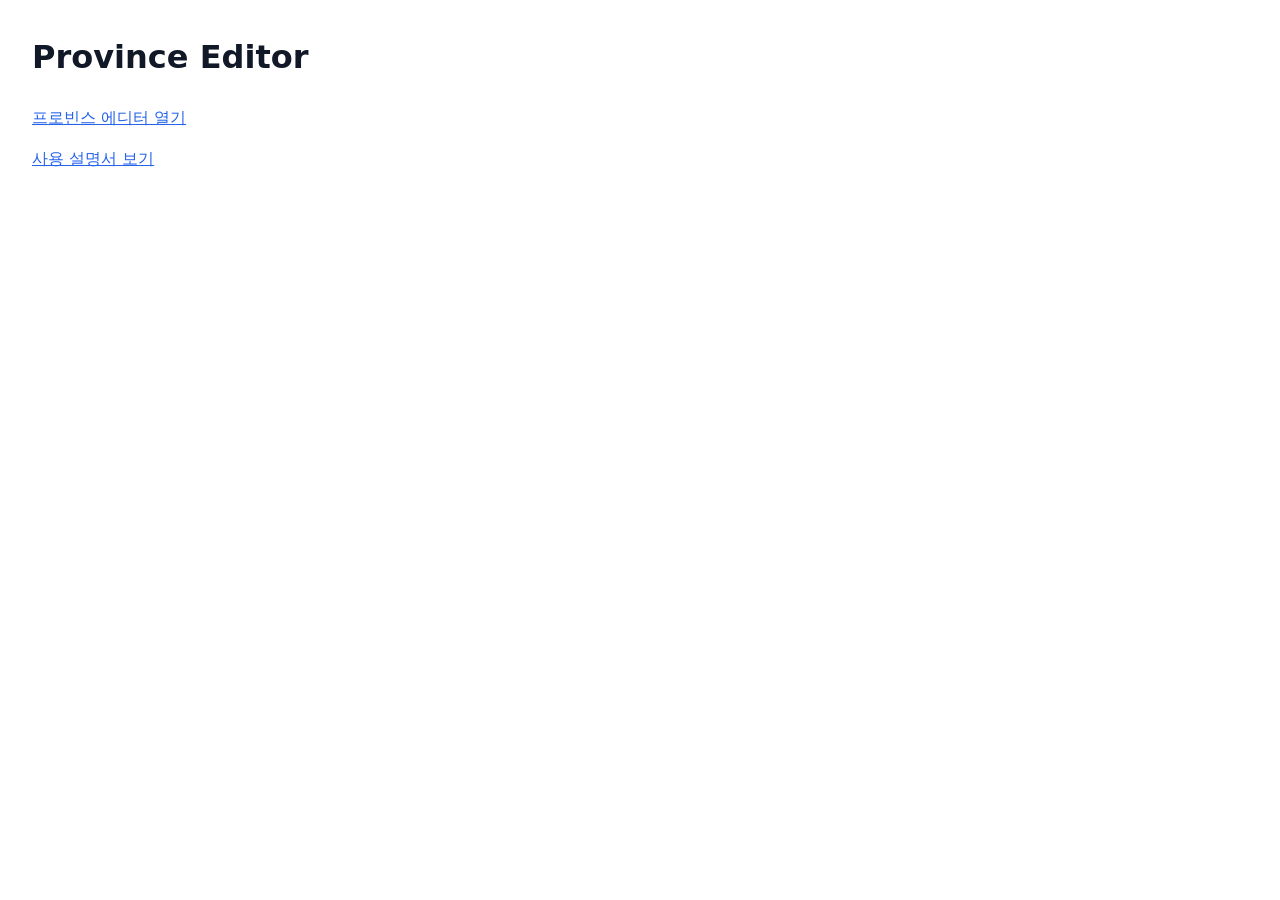
<file: docs/index.html>
<!doctype html>
<html lang="ko">
<head>
  <meta charset="utf-8">
  <meta name="viewport" content="width=device-width, initial-scale=1">
  <meta http-equiv="refresh" content="0; url=./province-editor/">
  <title>Province Editor</title>
  <style>
    body {
      margin: 2rem;
      font-family: system-ui, -apple-system, BlinkMacSystemFont, "Segoe UI", sans-serif;
      line-height: 1.6;
      color: #111827;
    }
    a {
      color: #2563eb;
    }
  </style>
</head>
<body>
  <h1>Province Editor</h1>
  <p>자동으로 이동하지 않으면 <a href="./province-editor/">프로빈스 에디터 열기</a>를 누르세요.</p>
</body>
</html>
</file>
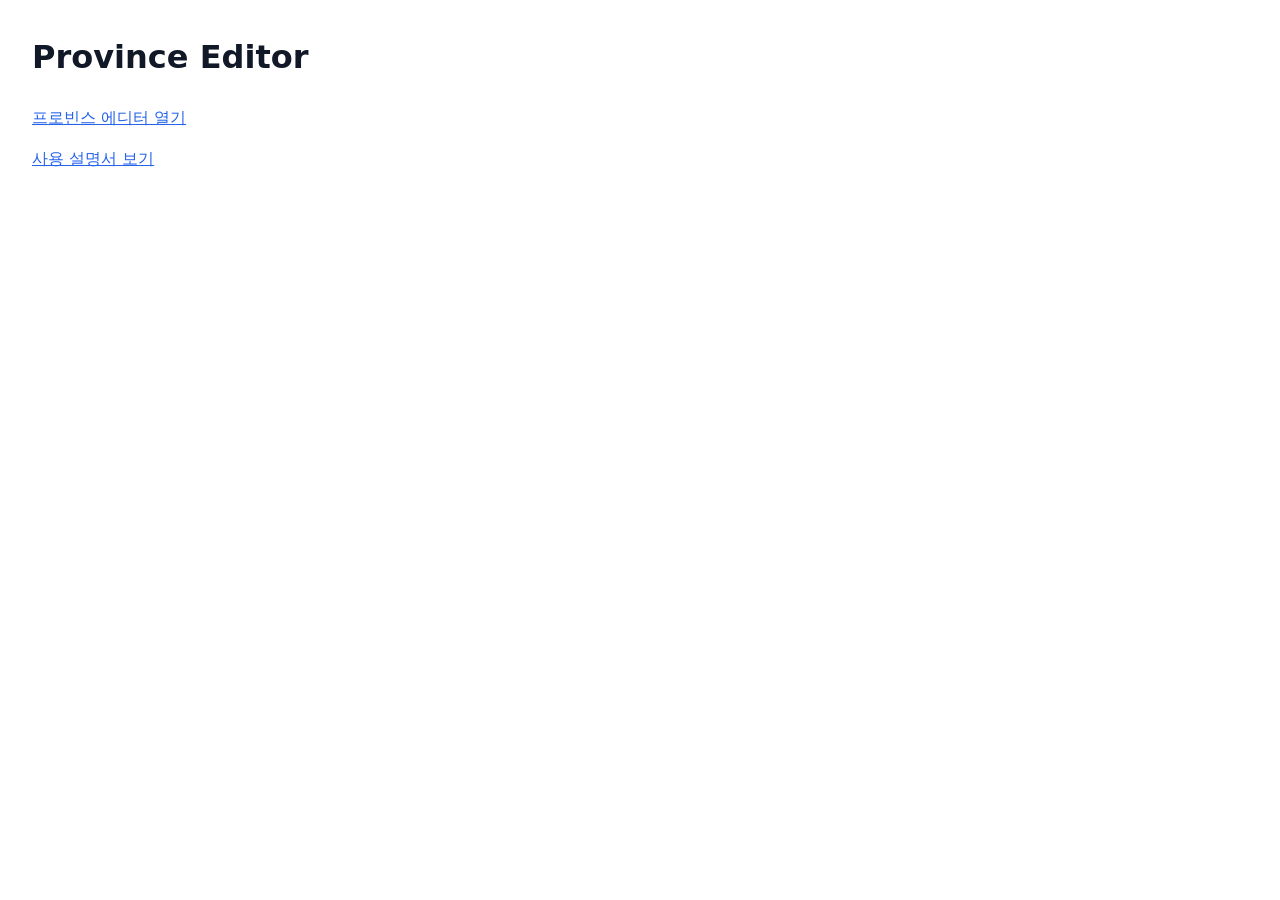
<file: docs/province-editor/index.html>
<!doctype html>
<html lang="ko">
<head>
  <meta charset="utf-8">
  <meta name="viewport" content="width=device-width, initial-scale=1">
  <title>Province Editor</title>
  <style>
    body {
      margin: 2rem;
      font-family: system-ui, -apple-system, BlinkMacSystemFont, "Segoe UI", sans-serif;
      line-height: 1.6;
      color: #111827;
    }
    a {
      color: #2563eb;
    }
  </style>
</head>
<body>
  <h1>Province Editor</h1>
  <p><a href="./web/">프로빈스 에디터 열기</a></p>
  <p><a href="./guide.html">사용 설명서 보기</a></p>
</body>
</html>
</file>
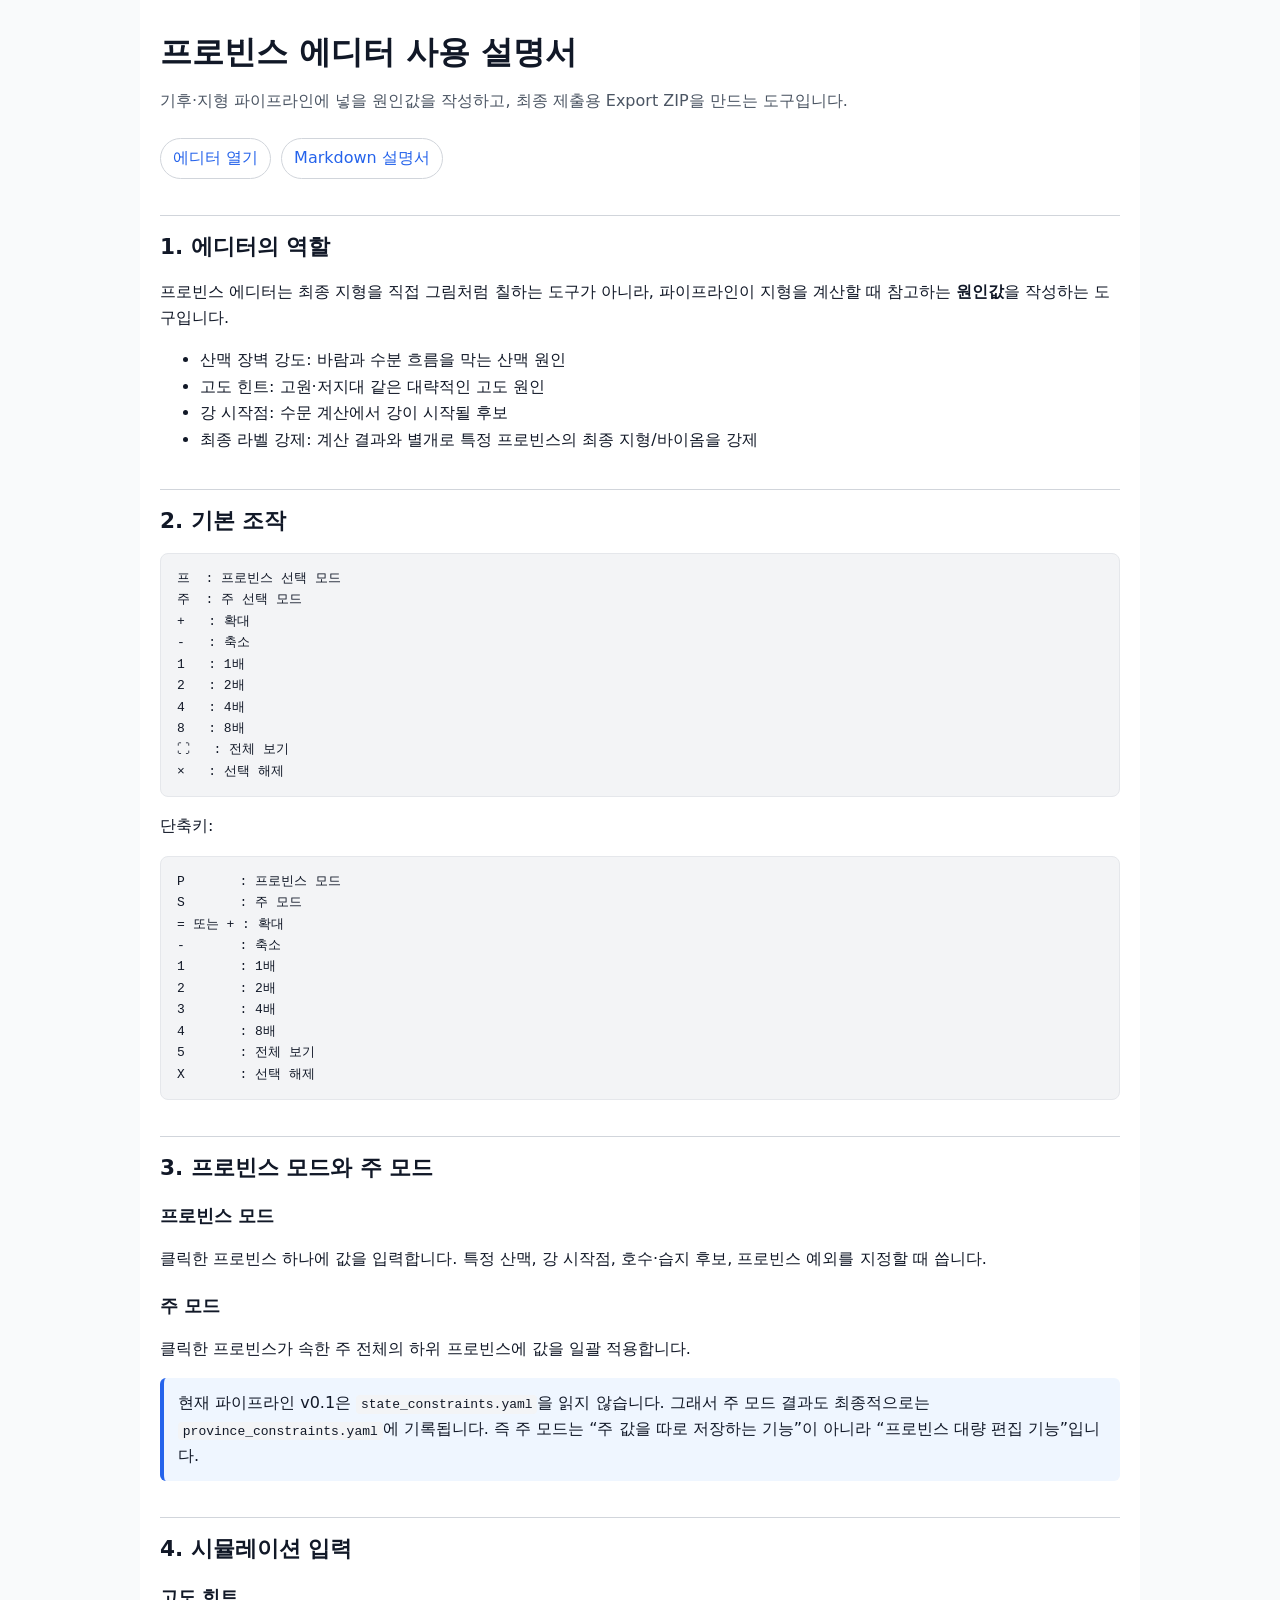
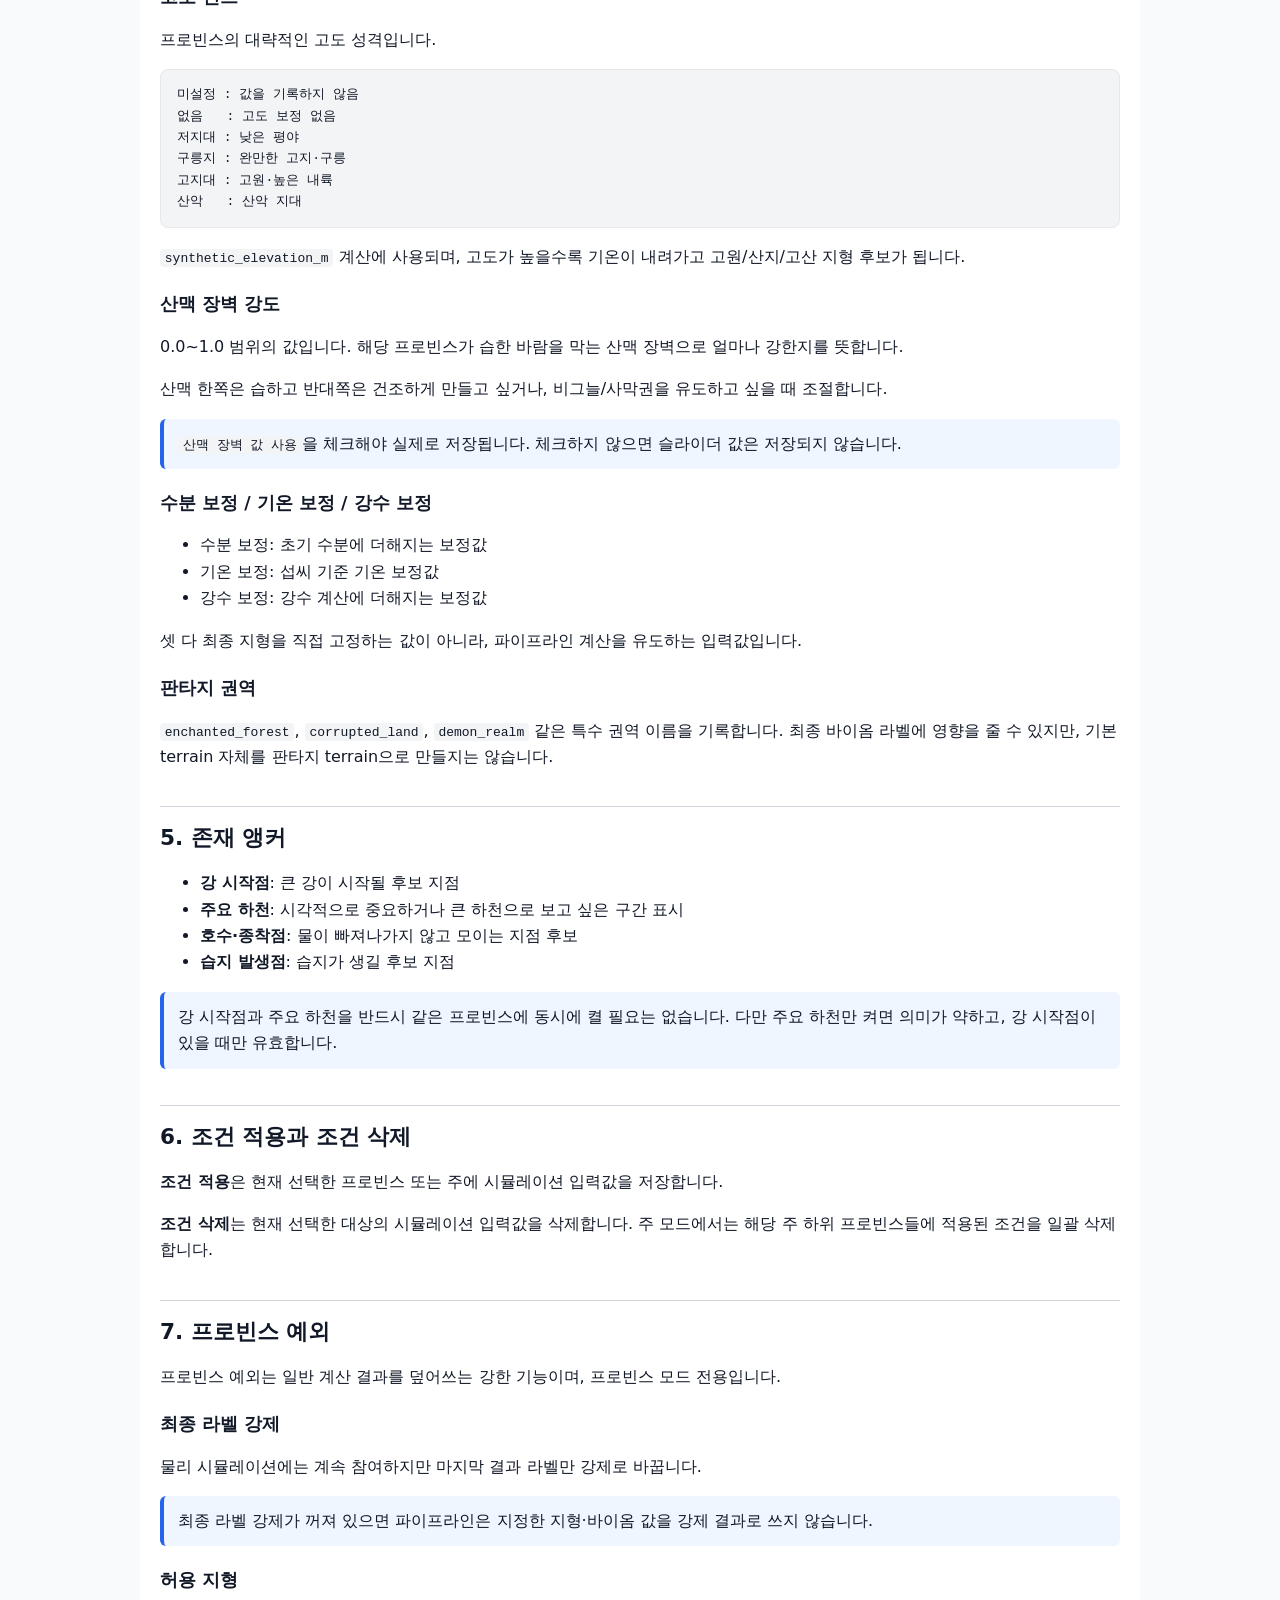
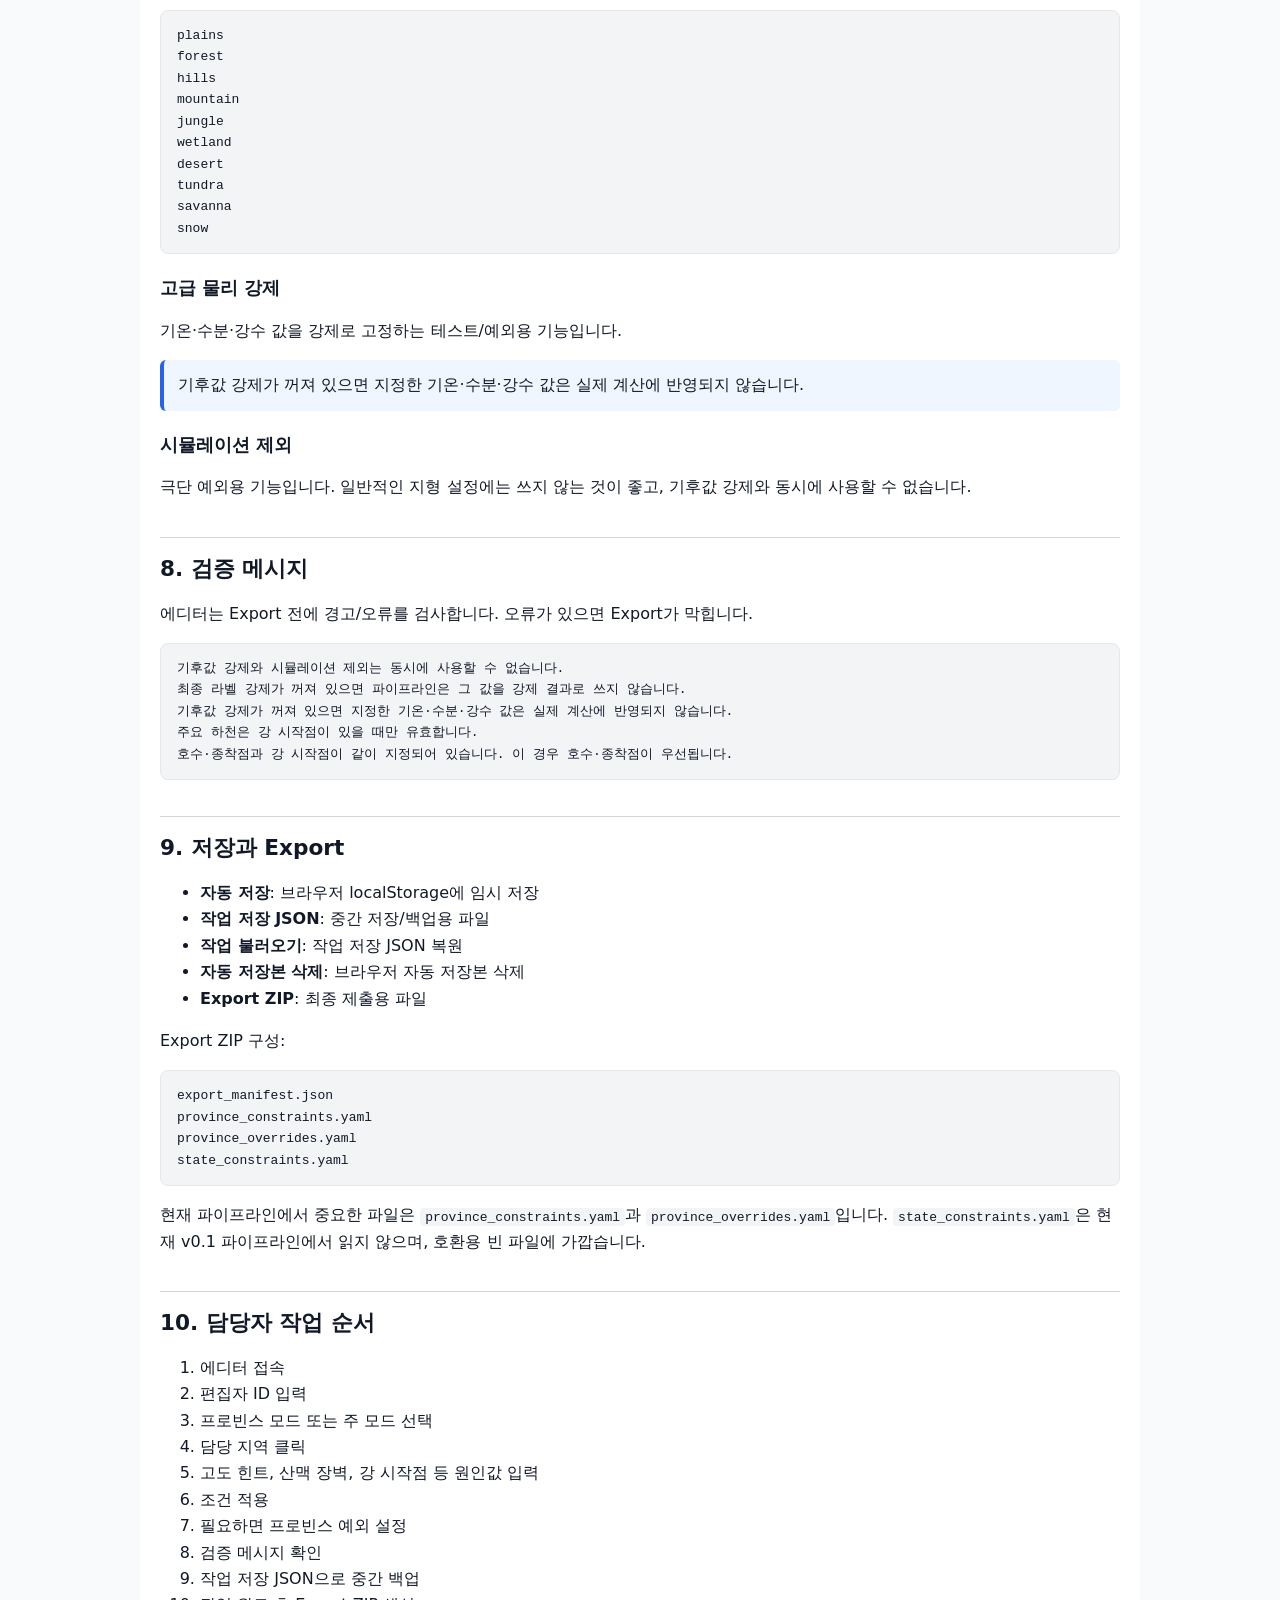
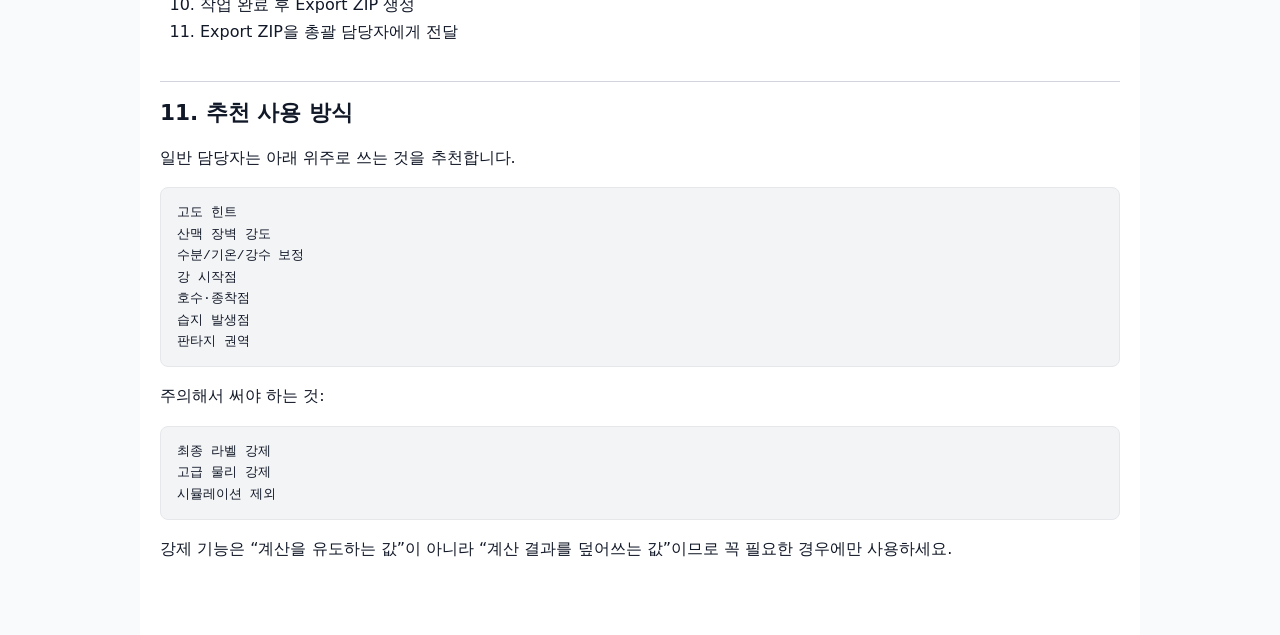
<file: docs/province-editor/guide.html>
<!doctype html>
<html lang="ko">
<head>
  <meta charset="utf-8">
  <meta name="viewport" content="width=device-width, initial-scale=1">
  <title>프로빈스 에디터 사용 설명서</title>
  <style>
    :root {
      color-scheme: light;
      --text: #111827;
      --muted: #4b5563;
      --line: #d1d5db;
      --bg: #f9fafb;
      --panel: #ffffff;
      --accent: #2563eb;
      --code: #f3f4f6;
    }
    body {
      margin: 0;
      background: var(--bg);
      color: var(--text);
      font-family: system-ui, -apple-system, BlinkMacSystemFont, "Segoe UI", sans-serif;
      line-height: 1.65;
    }
    main {
      max-width: 960px;
      margin: 0 auto;
      padding: 32px 20px 56px;
      background: var(--panel);
      min-height: 100vh;
    }
    h1, h2, h3 {
      line-height: 1.25;
    }
    h1 {
      margin: 0 0 8px;
      font-size: 2rem;
    }
    h2 {
      margin-top: 36px;
      padding-top: 18px;
      border-top: 1px solid var(--line);
      font-size: 1.35rem;
    }
    h3 {
      margin-top: 24px;
      font-size: 1.1rem;
    }
    p, li {
      color: var(--text);
    }
    .lead {
      color: var(--muted);
      margin-bottom: 24px;
    }
    a {
      color: var(--accent);
    }
    code {
      background: var(--code);
      padding: 0.1rem 0.3rem;
      border-radius: 4px;
    }
    pre {
      background: var(--code);
      padding: 14px 16px;
      border-radius: 8px;
      overflow-x: auto;
      border: 1px solid #e5e7eb;
    }
    pre code {
      padding: 0;
      background: transparent;
    }
    .note {
      border-left: 4px solid var(--accent);
      background: #eff6ff;
      padding: 12px 14px;
      border-radius: 6px;
    }
    .topLinks {
      display: flex;
      flex-wrap: wrap;
      gap: 10px;
      margin: 18px 0 28px;
    }
    .topLinks a {
      border: 1px solid var(--line);
      border-radius: 999px;
      padding: 6px 12px;
      text-decoration: none;
      background: #fff;
    }
  </style>
</head>
<body>
<main>
  <h1>프로빈스 에디터 사용 설명서</h1>
  <p class="lead">기후·지형 파이프라인에 넣을 원인값을 작성하고, 최종 제출용 Export ZIP을 만드는 도구입니다.</p>

  <div class="topLinks">
    <a href="./web/">에디터 열기</a>
    <a href="./USER_GUIDE.md">Markdown 설명서</a>
  </div>

  <h2>1. 에디터의 역할</h2>
  <p>프로빈스 에디터는 최종 지형을 직접 그림처럼 칠하는 도구가 아니라, 파이프라인이 지형을 계산할 때 참고하는 <strong>원인값</strong>을 작성하는 도구입니다.</p>
  <ul>
    <li>산맥 장벽 강도: 바람과 수분 흐름을 막는 산맥 원인</li>
    <li>고도 힌트: 고원·저지대 같은 대략적인 고도 원인</li>
    <li>강 시작점: 수문 계산에서 강이 시작될 후보</li>
    <li>최종 라벨 강제: 계산 결과와 별개로 특정 프로빈스의 최종 지형/바이옴을 강제</li>
  </ul>

  <h2>2. 기본 조작</h2>
  <pre><code>프  : 프로빈스 선택 모드
주  : 주 선택 모드
+   : 확대
-   : 축소
1   : 1배
2   : 2배
4   : 4배
8   : 8배
⛶   : 전체 보기
×   : 선택 해제</code></pre>

  <p>단축키:</p>
  <pre><code>P       : 프로빈스 모드
S       : 주 모드
= 또는 + : 확대
-       : 축소
1       : 1배
2       : 2배
3       : 4배
4       : 8배
5       : 전체 보기
X       : 선택 해제</code></pre>

  <h2>3. 프로빈스 모드와 주 모드</h2>
  <h3>프로빈스 모드</h3>
  <p>클릭한 프로빈스 하나에 값을 입력합니다. 특정 산맥, 강 시작점, 호수·습지 후보, 프로빈스 예외를 지정할 때 씁니다.</p>

  <h3>주 모드</h3>
  <p>클릭한 프로빈스가 속한 주 전체의 하위 프로빈스에 값을 일괄 적용합니다.</p>
  <div class="note">현재 파이프라인 v0.1은 <code>state_constraints.yaml</code>을 읽지 않습니다. 그래서 주 모드 결과도 최종적으로는 <code>province_constraints.yaml</code>에 기록됩니다. 즉 주 모드는 “주 값을 따로 저장하는 기능”이 아니라 “프로빈스 대량 편집 기능”입니다.</div>

  <h2>4. 시뮬레이션 입력</h2>
  <h3>고도 힌트</h3>
  <p>프로빈스의 대략적인 고도 성격입니다.</p>
  <pre><code>미설정 : 값을 기록하지 않음
없음   : 고도 보정 없음
저지대 : 낮은 평야
구릉지 : 완만한 고지·구릉
고지대 : 고원·높은 내륙
산악   : 산악 지대</code></pre>
  <p><code>synthetic_elevation_m</code> 계산에 사용되며, 고도가 높을수록 기온이 내려가고 고원/산지/고산 지형 후보가 됩니다.</p>

  <h3>산맥 장벽 강도</h3>
  <p>0.0~1.0 범위의 값입니다. 해당 프로빈스가 습한 바람을 막는 산맥 장벽으로 얼마나 강한지를 뜻합니다.</p>
  <p>산맥 한쪽은 습하고 반대쪽은 건조하게 만들고 싶거나, 비그늘/사막권을 유도하고 싶을 때 조절합니다.</p>
  <div class="note"><code>산맥 장벽 값 사용</code>을 체크해야 실제로 저장됩니다. 체크하지 않으면 슬라이더 값은 저장되지 않습니다.</div>

  <h3>수분 보정 / 기온 보정 / 강수 보정</h3>
  <ul>
    <li>수분 보정: 초기 수분에 더해지는 보정값</li>
    <li>기온 보정: 섭씨 기준 기온 보정값</li>
    <li>강수 보정: 강수 계산에 더해지는 보정값</li>
  </ul>
  <p>셋 다 최종 지형을 직접 고정하는 값이 아니라, 파이프라인 계산을 유도하는 입력값입니다.</p>

  <h3>판타지 권역</h3>
  <p><code>enchanted_forest</code>, <code>corrupted_land</code>, <code>demon_realm</code> 같은 특수 권역 이름을 기록합니다. 최종 바이옴 라벨에 영향을 줄 수 있지만, 기본 terrain 자체를 판타지 terrain으로 만들지는 않습니다.</p>

  <h2>5. 존재 앵커</h2>
  <ul>
    <li><strong>강 시작점</strong>: 큰 강이 시작될 후보 지점</li>
    <li><strong>주요 하천</strong>: 시각적으로 중요하거나 큰 하천으로 보고 싶은 구간 표시</li>
    <li><strong>호수·종착점</strong>: 물이 빠져나가지 않고 모이는 지점 후보</li>
    <li><strong>습지 발생점</strong>: 습지가 생길 후보 지점</li>
  </ul>
  <div class="note">강 시작점과 주요 하천을 반드시 같은 프로빈스에 동시에 켤 필요는 없습니다. 다만 주요 하천만 켜면 의미가 약하고, 강 시작점이 있을 때만 유효합니다.</div>

  <h2>6. 조건 적용과 조건 삭제</h2>
  <p><strong>조건 적용</strong>은 현재 선택한 프로빈스 또는 주에 시뮬레이션 입력값을 저장합니다.</p>
  <p><strong>조건 삭제</strong>는 현재 선택한 대상의 시뮬레이션 입력값을 삭제합니다. 주 모드에서는 해당 주 하위 프로빈스들에 적용된 조건을 일괄 삭제합니다.</p>

  <h2>7. 프로빈스 예외</h2>
  <p>프로빈스 예외는 일반 계산 결과를 덮어쓰는 강한 기능이며, 프로빈스 모드 전용입니다.</p>

  <h3>최종 라벨 강제</h3>
  <p>물리 시뮬레이션에는 계속 참여하지만 마지막 결과 라벨만 강제로 바꿉니다.</p>
  <div class="note">최종 라벨 강제가 꺼져 있으면 파이프라인은 지정한 지형·바이옴 값을 강제 결과로 쓰지 않습니다.</div>

  <h3>허용 지형</h3>
  <pre><code>plains
forest
hills
mountain
jungle
wetland
desert
tundra
savanna
snow</code></pre>

  <h3>고급 물리 강제</h3>
  <p>기온·수분·강수 값을 강제로 고정하는 테스트/예외용 기능입니다.</p>
  <div class="note">기후값 강제가 꺼져 있으면 지정한 기온·수분·강수 값은 실제 계산에 반영되지 않습니다.</div>

  <h3>시뮬레이션 제외</h3>
  <p>극단 예외용 기능입니다. 일반적인 지형 설정에는 쓰지 않는 것이 좋고, 기후값 강제와 동시에 사용할 수 없습니다.</p>

  <h2>8. 검증 메시지</h2>
  <p>에디터는 Export 전에 경고/오류를 검사합니다. 오류가 있으면 Export가 막힙니다.</p>
  <pre><code>기후값 강제와 시뮬레이션 제외는 동시에 사용할 수 없습니다.
최종 라벨 강제가 꺼져 있으면 파이프라인은 그 값을 강제 결과로 쓰지 않습니다.
기후값 강제가 꺼져 있으면 지정한 기온·수분·강수 값은 실제 계산에 반영되지 않습니다.
주요 하천은 강 시작점이 있을 때만 유효합니다.
호수·종착점과 강 시작점이 같이 지정되어 있습니다. 이 경우 호수·종착점이 우선됩니다.</code></pre>

  <h2>9. 저장과 Export</h2>
  <ul>
    <li><strong>자동 저장</strong>: 브라우저 localStorage에 임시 저장</li>
    <li><strong>작업 저장 JSON</strong>: 중간 저장/백업용 파일</li>
    <li><strong>작업 불러오기</strong>: 작업 저장 JSON 복원</li>
    <li><strong>자동 저장본 삭제</strong>: 브라우저 자동 저장본 삭제</li>
    <li><strong>Export ZIP</strong>: 최종 제출용 파일</li>
  </ul>

  <p>Export ZIP 구성:</p>
  <pre><code>export_manifest.json
province_constraints.yaml
province_overrides.yaml
state_constraints.yaml</code></pre>

  <p>현재 파이프라인에서 중요한 파일은 <code>province_constraints.yaml</code>과 <code>province_overrides.yaml</code>입니다. <code>state_constraints.yaml</code>은 현재 v0.1 파이프라인에서 읽지 않으며, 호환용 빈 파일에 가깝습니다.</p>

  <h2>10. 담당자 작업 순서</h2>
  <ol>
    <li>에디터 접속</li>
    <li>편집자 ID 입력</li>
    <li>프로빈스 모드 또는 주 모드 선택</li>
    <li>담당 지역 클릭</li>
    <li>고도 힌트, 산맥 장벽, 강 시작점 등 원인값 입력</li>
    <li>조건 적용</li>
    <li>필요하면 프로빈스 예외 설정</li>
    <li>검증 메시지 확인</li>
    <li>작업 저장 JSON으로 중간 백업</li>
    <li>작업 완료 후 Export ZIP 생성</li>
    <li>Export ZIP을 총괄 담당자에게 전달</li>
  </ol>

  <h2>11. 추천 사용 방식</h2>
  <p>일반 담당자는 아래 위주로 쓰는 것을 추천합니다.</p>
  <pre><code>고도 힌트
산맥 장벽 강도
수분/기온/강수 보정
강 시작점
호수·종착점
습지 발생점
판타지 권역</code></pre>

  <p>주의해서 써야 하는 것:</p>
  <pre><code>최종 라벨 강제
고급 물리 강제
시뮬레이션 제외</code></pre>

  <p>강제 기능은 “계산을 유도하는 값”이 아니라 “계산 결과를 덮어쓰는 값”이므로 꼭 필요한 경우에만 사용하세요.</p>
</main>
</body>
</html>
</file>
